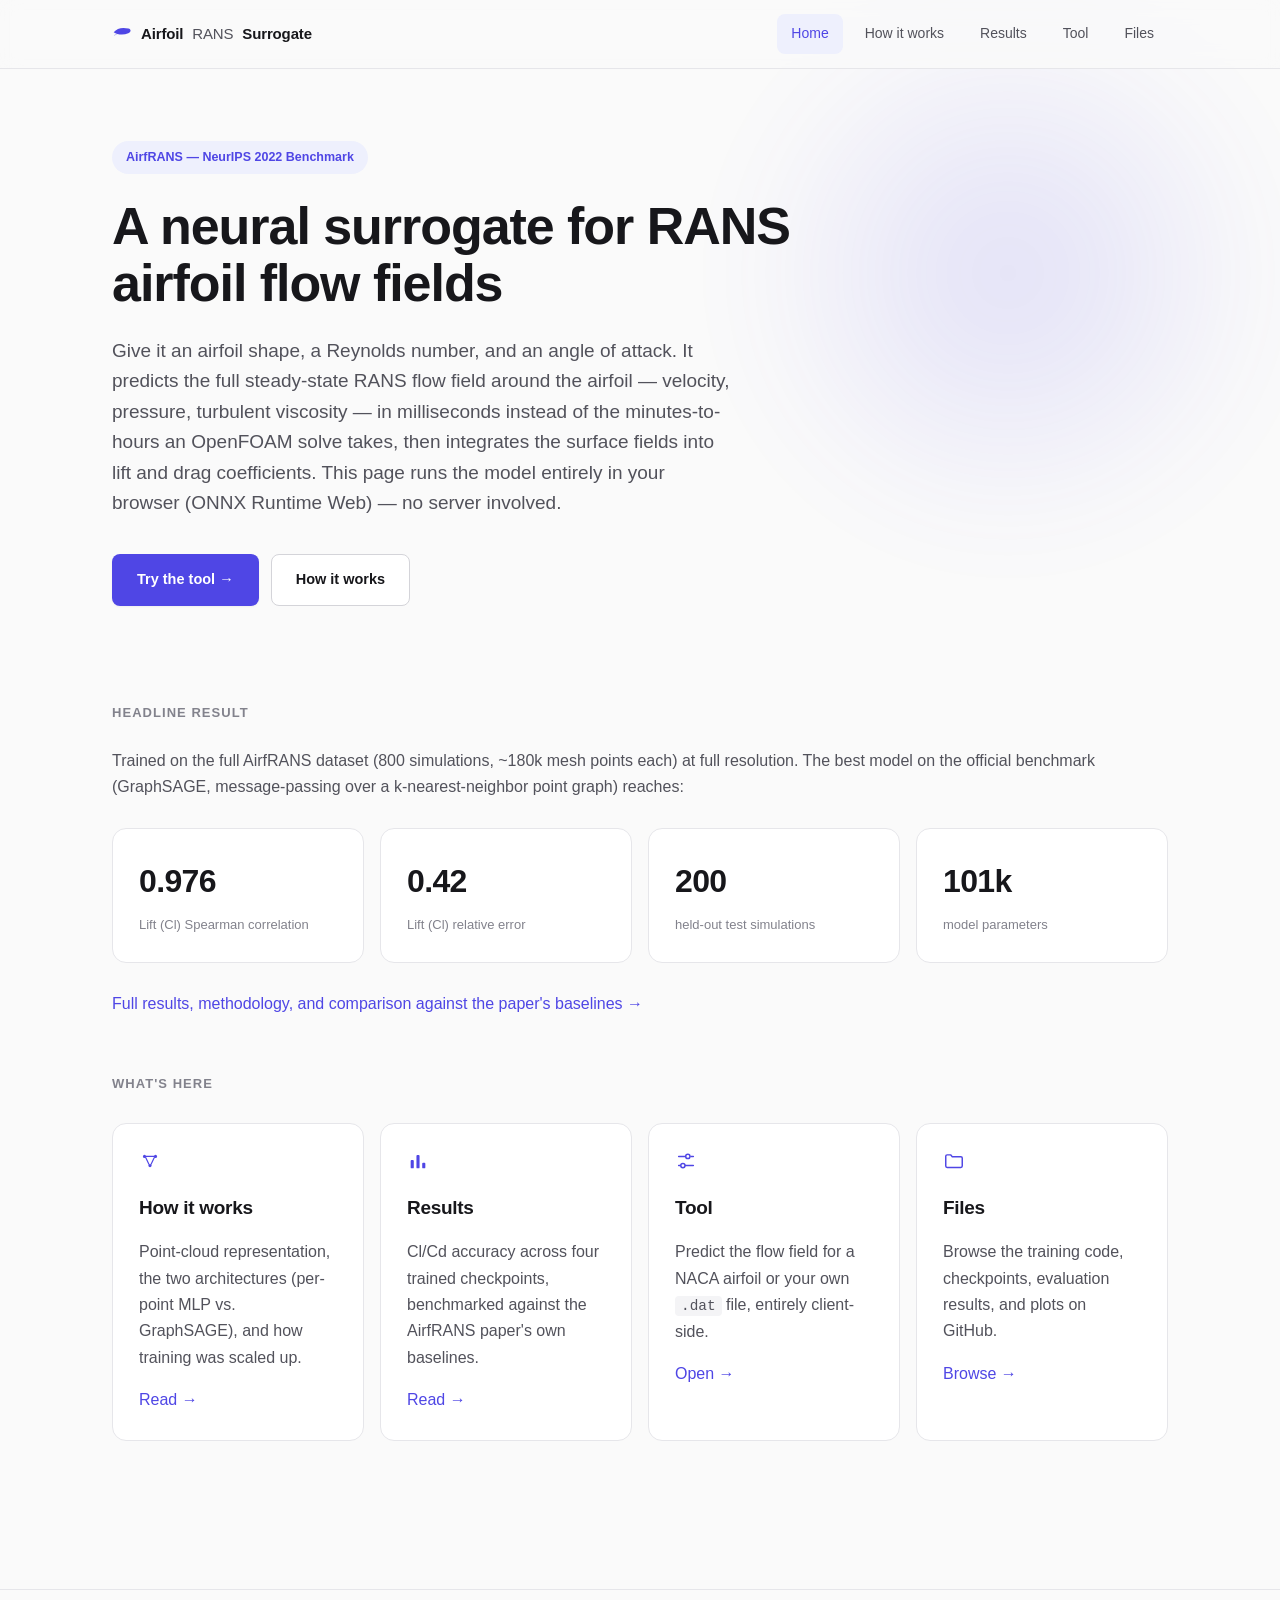
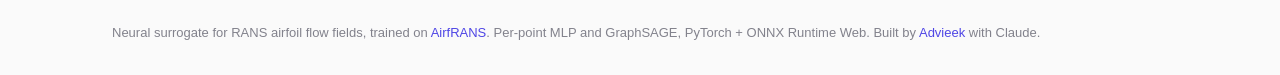
<file: docs/index.html>
<!doctype html>
<html lang="en">
  <head>
    <meta charset="utf-8" />
    <meta name="viewport" content="width=device-width, initial-scale=1" />
    <title>Airfoil RANS Surrogate</title>
    <link rel="icon" type="image/svg+xml" href="assets/favicon.svg" />
    <link rel="stylesheet" href="assets/css/style.css" />
  </head>
  <body>
    <nav class="site-nav">
      <div class="container">
        <a href="index.html" class="brand"><svg class="brand-mark" width="20" height="20" viewBox="0 0 24 24" fill="none" aria-hidden="true"><path d="M2 9.8C6 5 12.5 3.6 19.7 5.5c3.4.9 3.4 4.1-.2 5.6-5.6 2.3-12.9 1.9-17.5-1.3Z" fill="var(--accent)"/><path d="M3 13.5C7 11 12 8.4 21.5 8.6" stroke="var(--accent)" stroke-opacity="0.35" stroke-width="1.2" stroke-linecap="round"/></svg><span>Airfoil</span><span class="thin">RANS</span>Surrogate</a>
        <div class="links">
          <a href="index.html" class="active">Home</a>
          <a href="how-it-works.html">How it works</a>
          <a href="results.html">Results</a>
          <a href="tool.html">Tool</a>
          <a href="files.html">Files</a>
        </div>
      </div>
    </nav>
    <main>
      <div class="container">
        <div class="hero">
          <span class="eyebrow">AirfRANS — NeurIPS 2022 Benchmark</span>
          <h1>A neural surrogate for RANS airfoil flow fields</h1>
          <p class="lede">
            Give it an airfoil shape, a Reynolds number, and an angle of attack. It predicts the full steady-state
            RANS flow field around the airfoil — velocity, pressure, turbulent viscosity — in milliseconds instead
            of the minutes-to-hours an OpenFOAM solve takes, then integrates the surface fields into lift and drag
            coefficients. This page runs the model entirely in your browser (ONNX Runtime Web) — no server involved.
          </p>
          <div style="display: flex; gap: 12px">
            <a href="tool.html" class="btn btn-primary">Try the tool →</a>
            <a href="how-it-works.html" class="btn btn-secondary">How it works</a>
          </div>
        </div>

        <h2>Headline result</h2>
        <p>
          Trained on the full AirfRANS dataset (800 simulations, ~180k mesh points each) at full resolution. The
          best model on the official benchmark (GraphSAGE, message-passing over a k-nearest-neighbor point graph)
          reaches:
        </p>
        <div class="card-grid">
          <div class="card stat-tile">
            <div class="value">0.976</div>
            <div class="label">Lift (Cl) Spearman correlation</div>
          </div>
          <div class="card stat-tile">
            <div class="value">0.42</div>
            <div class="label">Lift (Cl) relative error</div>
          </div>
          <div class="card stat-tile">
            <div class="value">200</div>
            <div class="label">held-out test simulations</div>
          </div>
          <div class="card stat-tile">
            <div class="value">101k</div>
            <div class="label">model parameters</div>
          </div>
        </div>
        <p><a href="results.html">Full results, methodology, and comparison against the paper's baselines →</a></p>

        <h2>What's here</h2>
        <div class="card-grid">
          <div class="card">
            <svg class="card-icon" width="22" height="22" viewBox="0 0 24 24" fill="none" aria-hidden="true">
              <circle cx="6" cy="7" r="1.7" fill="currentColor" />
              <circle cx="18" cy="7" r="1.7" fill="currentColor" />
              <circle cx="12" cy="17" r="1.7" fill="currentColor" />
              <path d="M7.3 8.3 10.8 15.5M16.7 8.3 13.2 15.5M7.7 7 16.3 7" stroke="currentColor" stroke-width="1.3" stroke-linecap="round" />
            </svg>
            <h3 style="margin-top: 0">How it works</h3>
            <p>Point-cloud representation, the two architectures (per-point MLP vs. GraphSAGE), and how training was scaled up.</p>
            <a href="how-it-works.html">Read →</a>
          </div>
          <div class="card">
            <svg class="card-icon" width="22" height="22" viewBox="0 0 24 24" fill="none" aria-hidden="true">
              <rect x="4" y="11" width="3.4" height="9" rx="1" fill="currentColor" />
              <rect x="10.3" y="5.5" width="3.4" height="14.5" rx="1" fill="currentColor" />
              <rect x="16.6" y="14" width="3.4" height="6" rx="1" fill="currentColor" />
            </svg>
            <h3 style="margin-top: 0">Results</h3>
            <p>Cl/Cd accuracy across four trained checkpoints, benchmarked against the AirfRANS paper's own baselines.</p>
            <a href="results.html">Read →</a>
          </div>
          <div class="card">
            <svg class="card-icon" width="22" height="22" viewBox="0 0 24 24" fill="none" aria-hidden="true">
              <path d="M4 7h9M17.4 7H20M4 17h2.6M11 17H20" stroke="currentColor" stroke-width="1.6" stroke-linecap="round" />
              <circle cx="14" cy="7" r="2.3" fill="var(--surface)" stroke="currentColor" stroke-width="1.6" />
              <circle cx="8.6" cy="17" r="2.3" fill="var(--surface)" stroke="currentColor" stroke-width="1.6" />
            </svg>
            <h3 style="margin-top: 0">Tool</h3>
            <p>Predict the flow field for a NACA airfoil or your own <code>.dat</code> file, entirely client-side.</p>
            <a href="tool.html">Open →</a>
          </div>
          <div class="card">
            <svg class="card-icon" width="22" height="22" viewBox="0 0 24 24" fill="none" aria-hidden="true">
              <path d="M3 6.8A1.5 1.5 0 0 1 4.5 5.3h3.8l1.8 2H19.5A1.5 1.5 0 0 1 21 8.8v8.7A1.5 1.5 0 0 1 19.5 19h-15A1.5 1.5 0 0 1 3 17.5V6.8Z" stroke="currentColor" stroke-width="1.6" stroke-linejoin="round" />
            </svg>
            <h3 style="margin-top: 0">Files</h3>
            <p>Browse the training code, checkpoints, evaluation results, and plots on GitHub.</p>
            <a href="files.html">Browse →</a>
          </div>
        </div>
      </div>
    </main>
    <footer>
      <div class="container">
        Neural surrogate for RANS airfoil flow fields, trained on
        <a href="https://airfrans.readthedocs.io" target="_blank" rel="noopener">AirfRANS</a>. Per-point MLP and
        GraphSAGE, PyTorch + ONNX Runtime Web. Built by
        <a href="https://github.com/Advieek" target="_blank" rel="noopener">Advieek</a> with Claude.
      </div>
    </footer>
  </body>
</html>
</file>
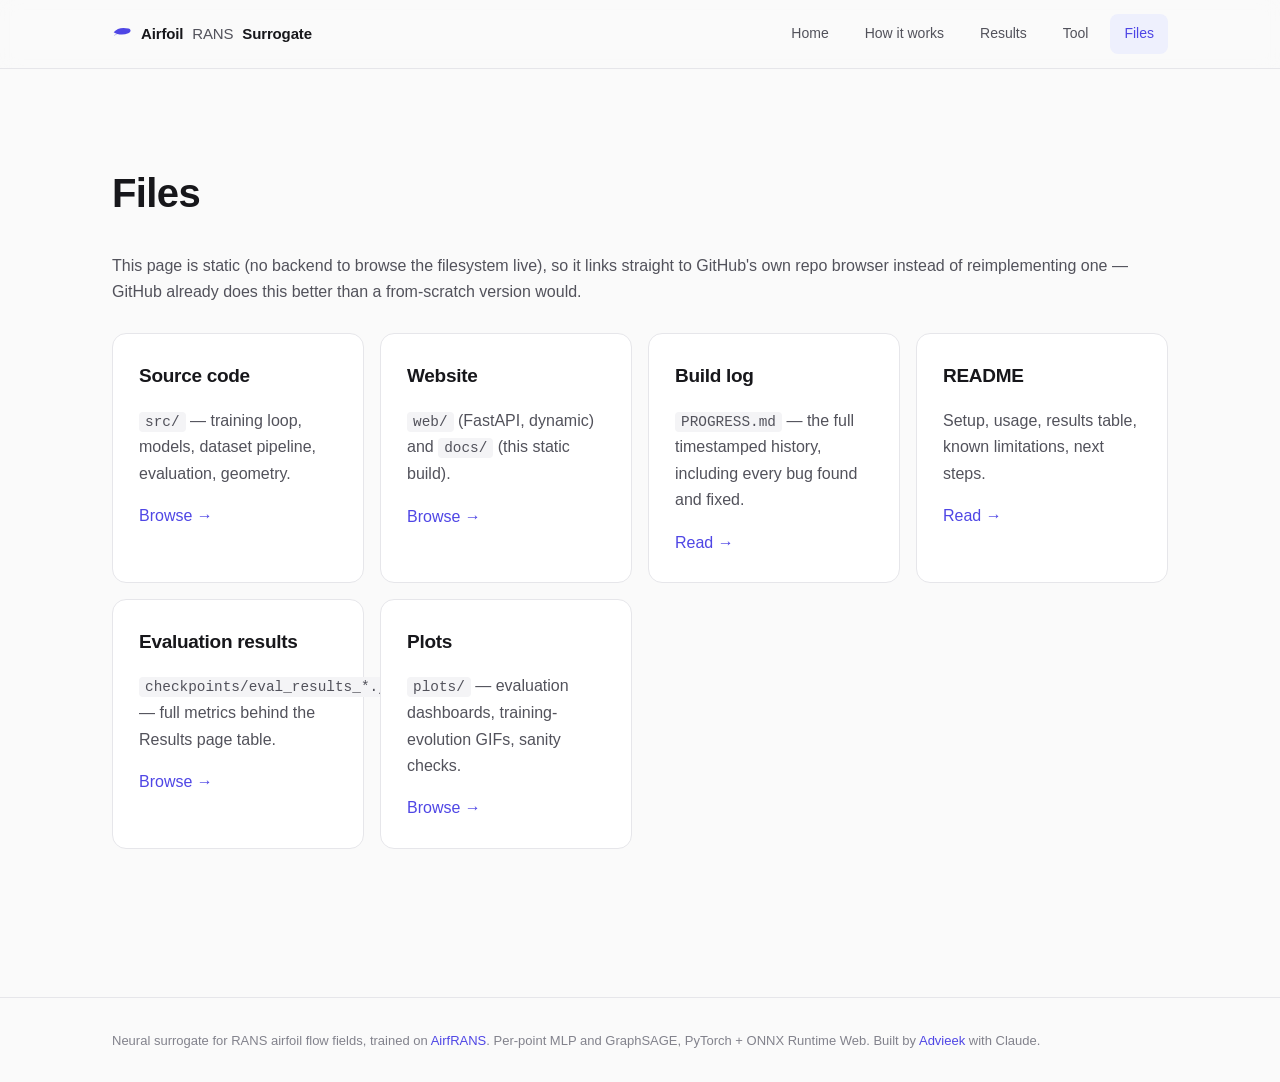
<file: docs/files.html>
<!doctype html>
<html lang="en">
  <head>
    <meta charset="utf-8" />
    <meta name="viewport" content="width=device-width, initial-scale=1" />
    <title>Files — Airfoil RANS Surrogate</title>
    <link rel="icon" type="image/svg+xml" href="assets/favicon.svg" />
    <link rel="stylesheet" href="assets/css/style.css" />
  </head>
  <body>
    <nav class="site-nav">
      <div class="container">
        <a href="index.html" class="brand"><svg class="brand-mark" width="20" height="20" viewBox="0 0 24 24" fill="none" aria-hidden="true"><path d="M2 9.8C6 5 12.5 3.6 19.7 5.5c3.4.9 3.4 4.1-.2 5.6-5.6 2.3-12.9 1.9-17.5-1.3Z" fill="var(--accent)"/><path d="M3 13.5C7 11 12 8.4 21.5 8.6" stroke="var(--accent)" stroke-opacity="0.35" stroke-width="1.2" stroke-linecap="round"/></svg><span>Airfoil</span><span class="thin">RANS</span>Surrogate</a>
        <div class="links">
          <a href="index.html">Home</a>
          <a href="how-it-works.html">How it works</a>
          <a href="results.html">Results</a>
          <a href="tool.html">Tool</a>
          <a href="files.html" class="active">Files</a>
        </div>
      </div>
    </nav>
    <main>
      <div class="container">
        <h1>Files</h1>
        <p class="lede">
          This page is static (no backend to browse the filesystem live), so it links straight to GitHub's own
          repo browser instead of reimplementing one — GitHub already does this better than a from-scratch version
          would.
        </p>
        <div class="card-grid" id="repo-links">
          <div class="card">
            <h3 style="margin-top: 0">Source code</h3>
            <p><code>src/</code> — training loop, models, dataset pipeline, evaluation, geometry.</p>
            <a id="link-src" href="#">Browse →</a>
          </div>
          <div class="card">
            <h3 style="margin-top: 0">Website</h3>
            <p><code>web/</code> (FastAPI, dynamic) and <code>docs/</code> (this static build).</p>
            <a id="link-web" href="#">Browse →</a>
          </div>
          <div class="card">
            <h3 style="margin-top: 0">Build log</h3>
            <p><code>PROGRESS.md</code> — the full timestamped history, including every bug found and fixed.</p>
            <a id="link-progress" href="#">Read →</a>
          </div>
          <div class="card">
            <h3 style="margin-top: 0">README</h3>
            <p>Setup, usage, results table, known limitations, next steps.</p>
            <a id="link-readme" href="#">Read →</a>
          </div>
          <div class="card">
            <h3 style="margin-top: 0">Evaluation results</h3>
            <p><code>checkpoints/eval_results_*.json</code> — full metrics behind the Results page table.</p>
            <a id="link-checkpoints" href="#">Browse →</a>
          </div>
          <div class="card">
            <h3 style="margin-top: 0">Plots</h3>
            <p><code>plots/</code> — evaluation dashboards, training-evolution GIFs, sanity checks.</p>
            <a id="link-plots" href="#">Browse →</a>
          </div>
        </div>
      </div>
    </main>
    <footer>
      <div class="container">
        Neural surrogate for RANS airfoil flow fields, trained on
        <a href="https://airfrans.readthedocs.io" target="_blank" rel="noopener">AirfRANS</a>. Per-point MLP and
        GraphSAGE, PyTorch + ONNX Runtime Web. Built by
        <a href="https://github.com/Advieek" target="_blank" rel="noopener">Advieek</a> with Claude.
      </div>
    </footer>
    <script>
      const REPO_URL = 'https://github.com/Advieek/Airfoil-RANS-Predictive-Model';
      document.getElementById('link-src').href = REPO_URL + '/tree/main/src';
      document.getElementById('link-web').href = REPO_URL + '/tree/main';
      document.getElementById('link-progress').href = REPO_URL + '/blob/main/PROGRESS.md';
      document.getElementById('link-readme').href = REPO_URL + '#readme';
      document.getElementById('link-checkpoints').href = REPO_URL + '/tree/main/checkpoints';
      document.getElementById('link-plots').href = REPO_URL + '/tree/main/plots';
    </script>
  </body>
</html>
</file>
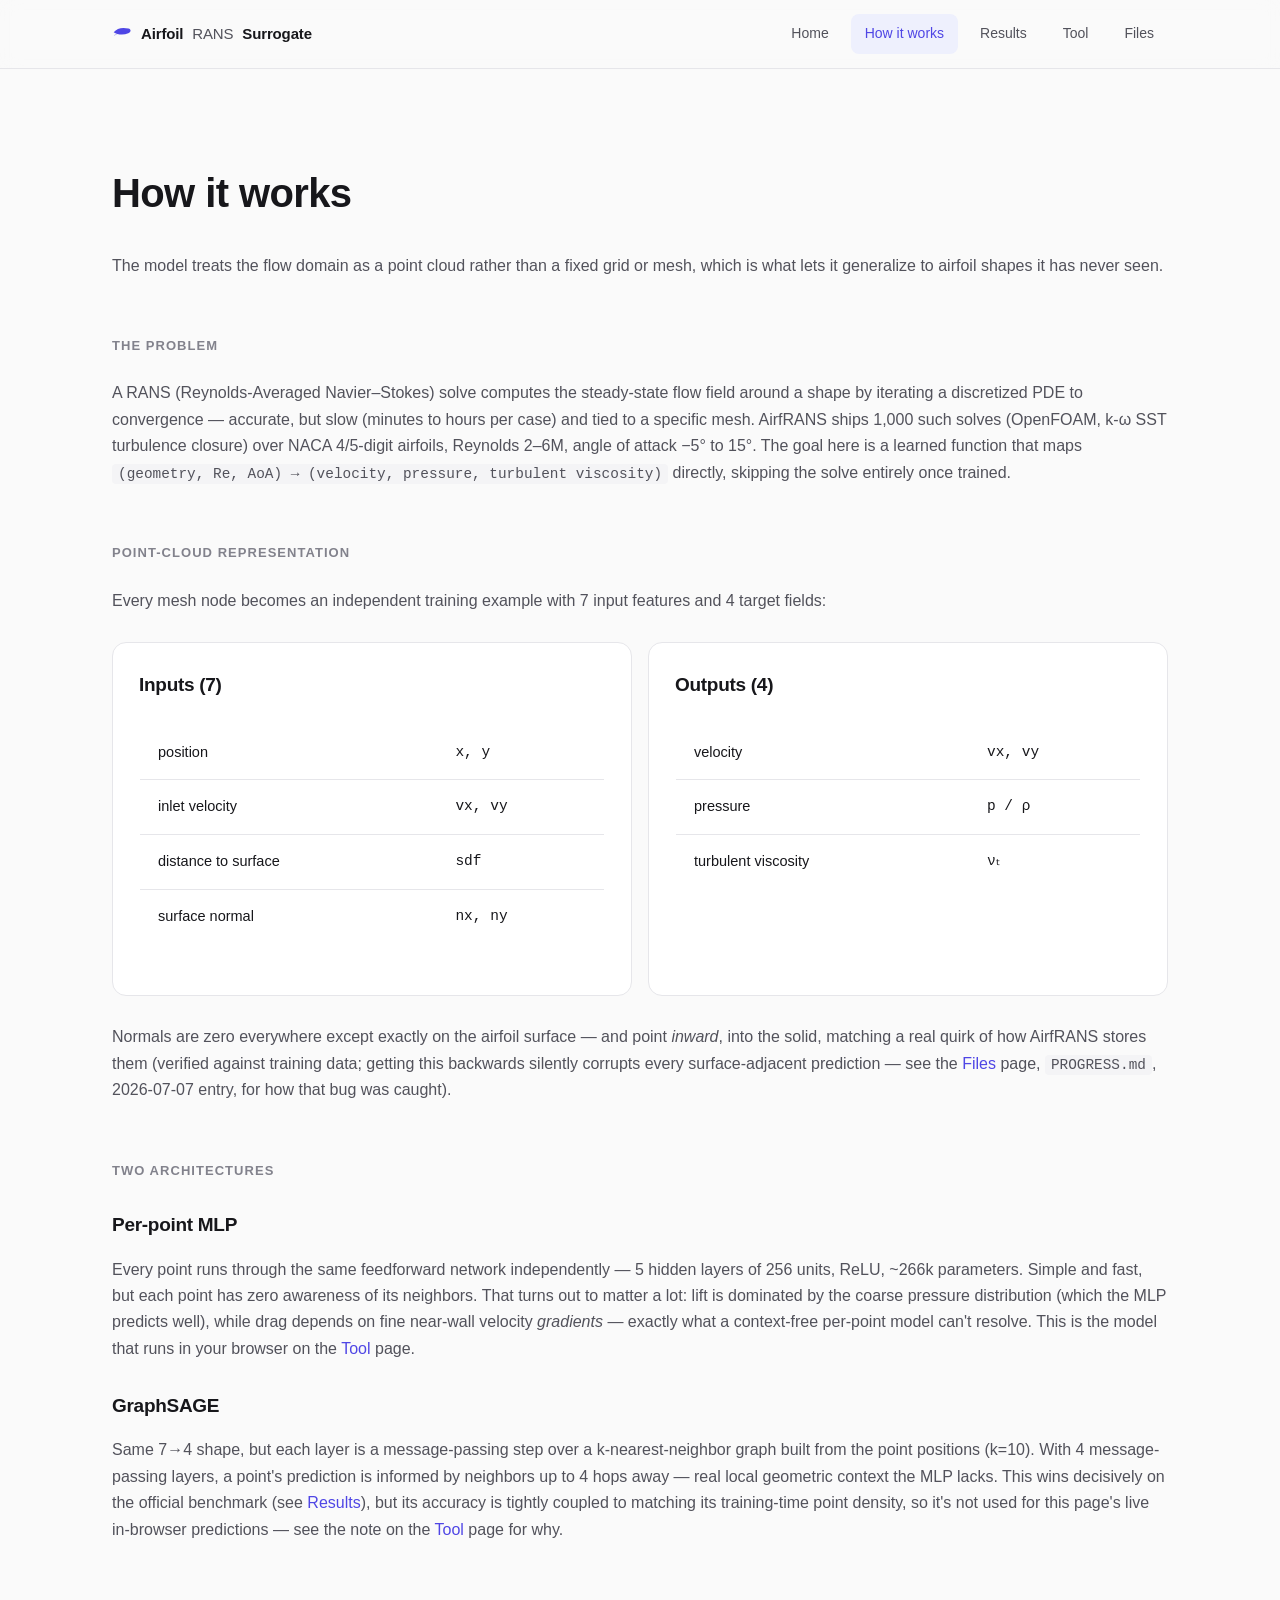
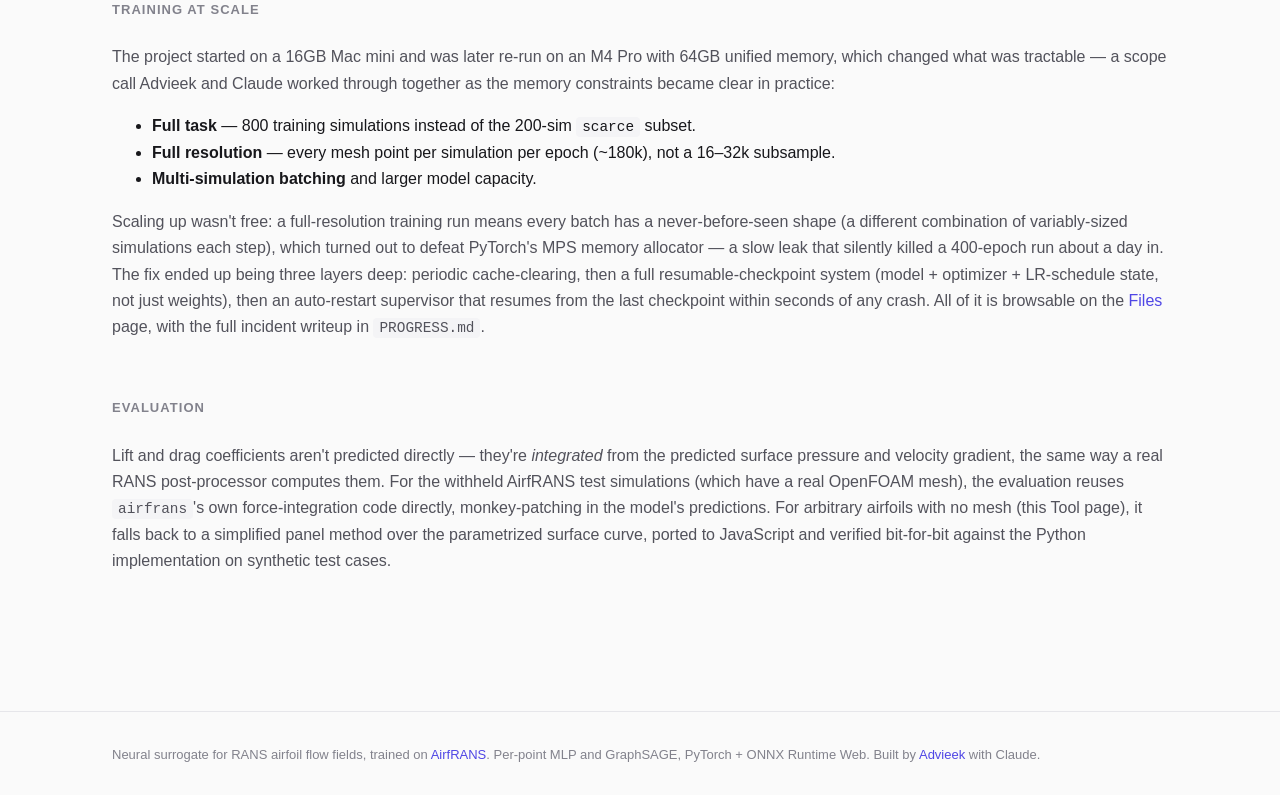
<file: docs/how-it-works.html>
<!doctype html>
<html lang="en">
  <head>
    <meta charset="utf-8" />
    <meta name="viewport" content="width=device-width, initial-scale=1" />
    <title>How it works — Airfoil RANS Surrogate</title>
    <link rel="icon" type="image/svg+xml" href="assets/favicon.svg" />
    <link rel="stylesheet" href="assets/css/style.css" />
  </head>
  <body>
    <nav class="site-nav">
      <div class="container">
        <a href="index.html" class="brand"><svg class="brand-mark" width="20" height="20" viewBox="0 0 24 24" fill="none" aria-hidden="true"><path d="M2 9.8C6 5 12.5 3.6 19.7 5.5c3.4.9 3.4 4.1-.2 5.6-5.6 2.3-12.9 1.9-17.5-1.3Z" fill="var(--accent)"/><path d="M3 13.5C7 11 12 8.4 21.5 8.6" stroke="var(--accent)" stroke-opacity="0.35" stroke-width="1.2" stroke-linecap="round"/></svg><span>Airfoil</span><span class="thin">RANS</span>Surrogate</a>
        <div class="links">
          <a href="index.html">Home</a>
          <a href="how-it-works.html" class="active">How it works</a>
          <a href="results.html">Results</a>
          <a href="tool.html">Tool</a>
          <a href="files.html">Files</a>
        </div>
      </div>
    </nav>
    <main>
      <div class="container">
        <h1>How it works</h1>
        <p class="lede">
          The model treats the flow domain as a point cloud rather than a fixed grid or mesh, which is what lets it
          generalize to airfoil shapes it has never seen.
        </p>

        <h2>The problem</h2>
        <p>
          A RANS (Reynolds-Averaged Navier–Stokes) solve computes the steady-state flow field around a shape by
          iterating a discretized PDE to convergence — accurate, but slow (minutes to hours per case) and tied to a
          specific mesh. AirfRANS ships 1,000 such solves (OpenFOAM, k-ω SST turbulence closure) over NACA 4/5-digit
          airfoils, Reynolds 2–6M, angle of attack −5° to 15°. The goal here is a learned function that maps
          <code>(geometry, Re, AoA) → (velocity, pressure, turbulent viscosity)</code> directly, skipping the solve
          entirely once trained.
        </p>

        <h2>Point-cloud representation</h2>
        <p>Every mesh node becomes an independent training example with 7 input features and 4 target fields:</p>
        <div class="card-grid">
          <div class="card">
            <h3 style="margin-top: 0">Inputs (7)</h3>
            <table>
              <tr><td>position</td><td class="mono">x, y</td></tr>
              <tr><td>inlet velocity</td><td class="mono">vx, vy</td></tr>
              <tr><td>distance to surface</td><td class="mono">sdf</td></tr>
              <tr><td>surface normal</td><td class="mono">nx, ny</td></tr>
            </table>
          </div>
          <div class="card">
            <h3 style="margin-top: 0">Outputs (4)</h3>
            <table>
              <tr><td>velocity</td><td class="mono">vx, vy</td></tr>
              <tr><td>pressure</td><td class="mono">p / ρ</td></tr>
              <tr><td>turbulent viscosity</td><td class="mono">νₜ</td></tr>
            </table>
          </div>
        </div>
        <p>
          Normals are zero everywhere except exactly on the airfoil surface — and point <em>inward</em>, into the
          solid, matching a real quirk of how AirfRANS stores them (verified against training data; getting this
          backwards silently corrupts every surface-adjacent prediction — see the <a href="files.html">Files</a>
          page, <code>PROGRESS.md</code>, 2026-07-07 entry, for how that bug was caught).
        </p>

        <h2>Two architectures</h2>
        <h3>Per-point MLP</h3>
        <p>
          Every point runs through the same feedforward network independently — 5 hidden layers of 256 units, ReLU,
          ~266k parameters. Simple and fast, but each point has zero awareness of its neighbors. That turns out to
          matter a lot: lift is dominated by the coarse pressure distribution (which the MLP predicts well), while
          drag depends on fine near-wall velocity <em>gradients</em> — exactly what a context-free per-point model
          can't resolve. This is the model that runs in your browser on the <a href="tool.html">Tool</a> page.
        </p>
        <h3>GraphSAGE</h3>
        <p>
          Same 7→4 shape, but each layer is a message-passing step over a k-nearest-neighbor graph built from the
          point positions (k=10). With 4 message-passing layers, a point's prediction is informed by neighbors up
          to 4 hops away — real local geometric context the MLP lacks. This wins decisively on the official
          benchmark (see <a href="results.html">Results</a>), but its accuracy is tightly coupled to matching its
          training-time point density, so it's not used for this page's live in-browser predictions — see the note
          on the <a href="tool.html">Tool</a> page for why.
        </p>

        <h2>Training at scale</h2>
        <p>
          The project started on a 16GB Mac mini and was later re-run on an M4 Pro with 64GB unified memory, which
          changed what was tractable — a scope call Advieek and Claude worked through together as the memory
          constraints became clear in practice:
        </p>
        <ul>
          <li><strong>Full task</strong> — 800 training simulations instead of the 200-sim <code>scarce</code> subset.</li>
          <li><strong>Full resolution</strong> — every mesh point per simulation per epoch (~180k), not a 16–32k subsample.</li>
          <li><strong>Multi-simulation batching</strong> and larger model capacity.</li>
        </ul>
        <p>
          Scaling up wasn't free: a full-resolution training run means every batch has a never-before-seen shape (a
          different combination of variably-sized simulations each step), which turned out to defeat PyTorch's MPS
          memory allocator — a slow leak that silently killed a 400-epoch run about a day in. The fix ended up
          being three layers deep: periodic cache-clearing, then a full resumable-checkpoint system (model +
          optimizer + LR-schedule state, not just weights), then an auto-restart supervisor that resumes from the
          last checkpoint within seconds of any crash. All of it is browsable on the <a href="files.html">Files</a>
          page, with the full incident writeup in <code>PROGRESS.md</code>.
        </p>

        <h2>Evaluation</h2>
        <p>
          Lift and drag coefficients aren't predicted directly — they're <em>integrated</em> from the predicted
          surface pressure and velocity gradient, the same way a real RANS post-processor computes them. For the
          withheld AirfRANS test simulations (which have a real OpenFOAM mesh), the evaluation reuses
          <code>airfrans</code>'s own force-integration code directly, monkey-patching in the model's predictions.
          For arbitrary airfoils with no mesh (this Tool page), it falls back to a simplified panel method over the
          parametrized surface curve, ported to JavaScript and verified bit-for-bit against the Python
          implementation on synthetic test cases.
        </p>
      </div>
    </main>
    <footer>
      <div class="container">
        Neural surrogate for RANS airfoil flow fields, trained on
        <a href="https://airfrans.readthedocs.io" target="_blank" rel="noopener">AirfRANS</a>. Per-point MLP and
        GraphSAGE, PyTorch + ONNX Runtime Web. Built by
        <a href="https://github.com/Advieek" target="_blank" rel="noopener">Advieek</a> with Claude.
      </div>
    </footer>
  </body>
</html>
</file>
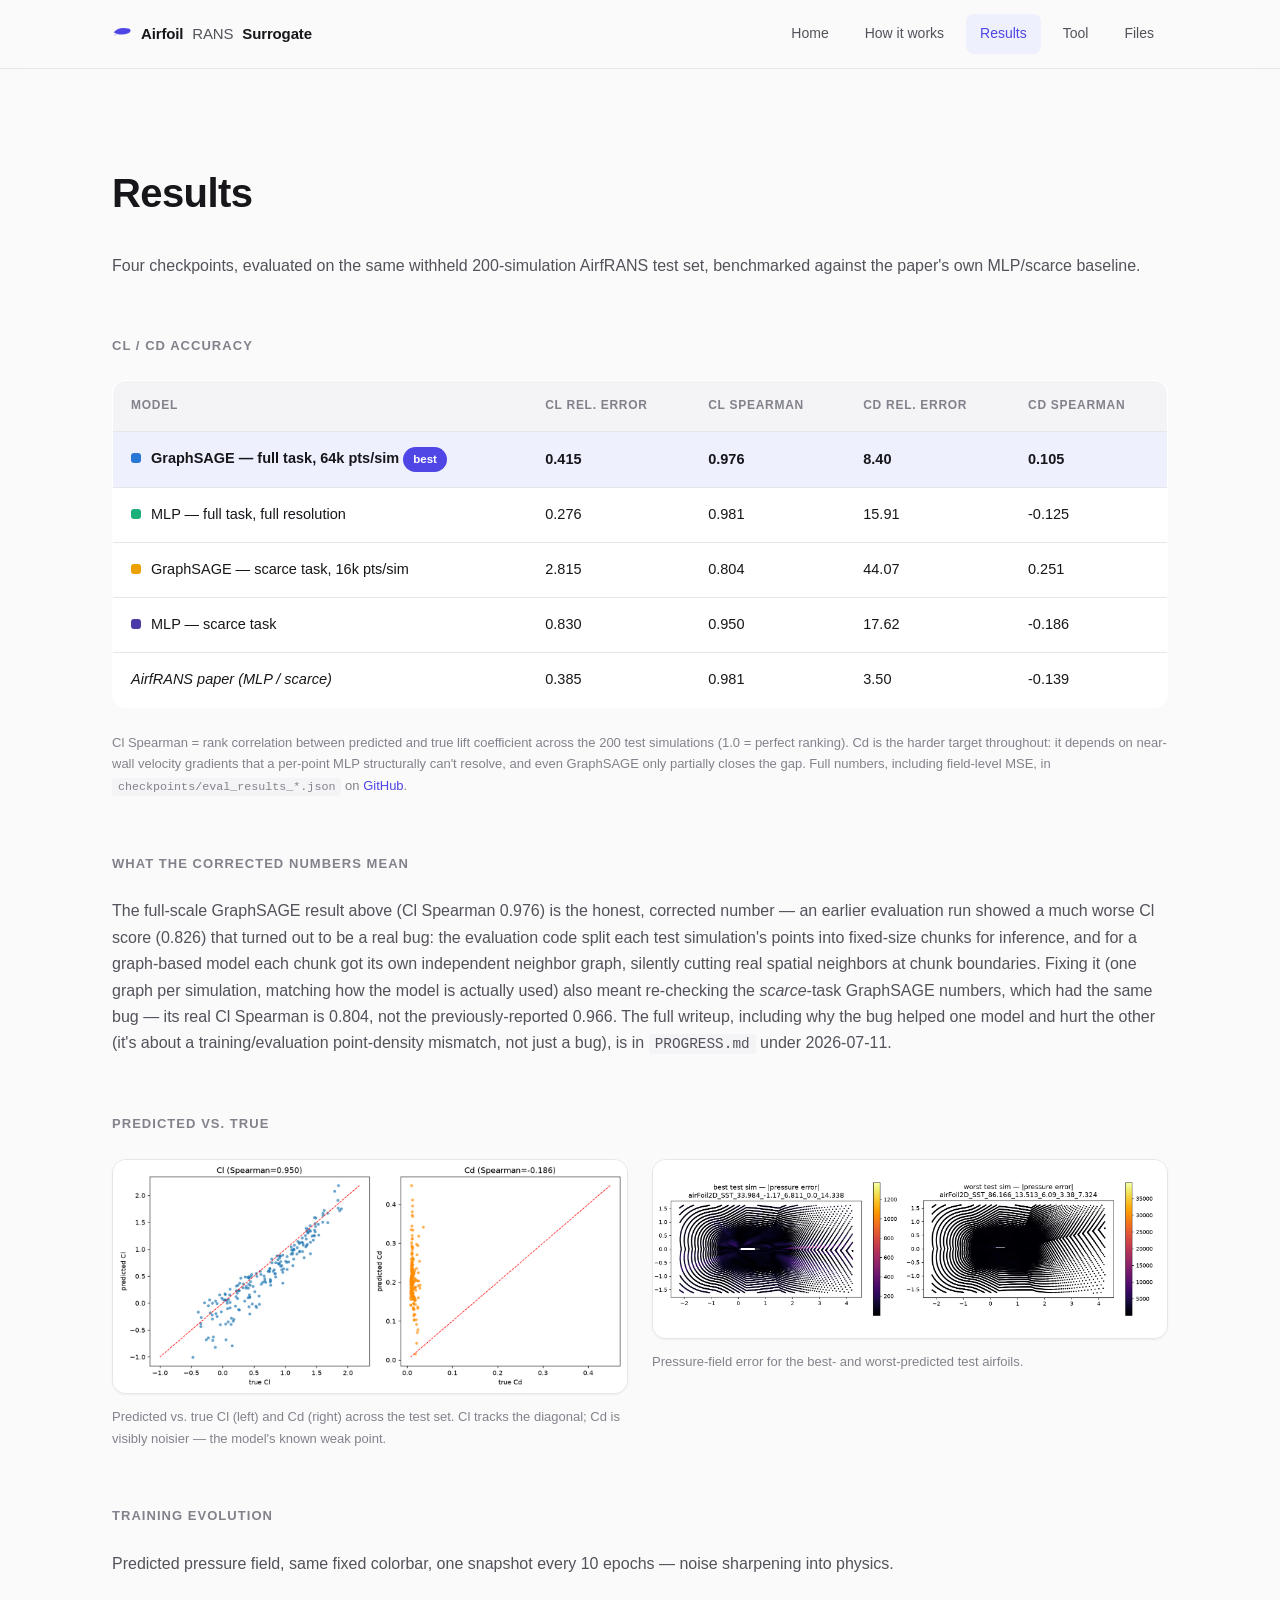
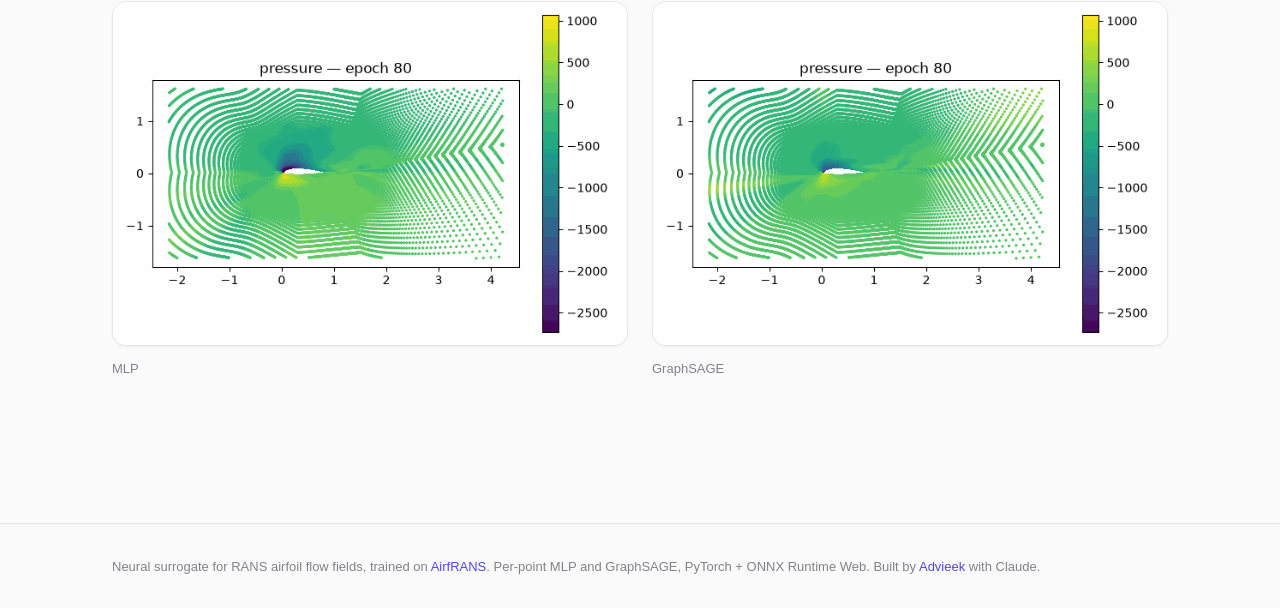
<file: docs/results.html>
<!doctype html>
<html lang="en">
  <head>
    <meta charset="utf-8" />
    <meta name="viewport" content="width=device-width, initial-scale=1" />
    <title>Results — Airfoil RANS Surrogate</title>
    <link rel="icon" type="image/svg+xml" href="assets/favicon.svg" />
    <link rel="stylesheet" href="assets/css/style.css" />
  </head>
  <body>
    <nav class="site-nav">
      <div class="container">
        <a href="index.html" class="brand"><svg class="brand-mark" width="20" height="20" viewBox="0 0 24 24" fill="none" aria-hidden="true"><path d="M2 9.8C6 5 12.5 3.6 19.7 5.5c3.4.9 3.4 4.1-.2 5.6-5.6 2.3-12.9 1.9-17.5-1.3Z" fill="var(--accent)"/><path d="M3 13.5C7 11 12 8.4 21.5 8.6" stroke="var(--accent)" stroke-opacity="0.35" stroke-width="1.2" stroke-linecap="round"/></svg><span>Airfoil</span><span class="thin">RANS</span>Surrogate</a>
        <div class="links">
          <a href="index.html">Home</a>
          <a href="how-it-works.html">How it works</a>
          <a href="results.html" class="active">Results</a>
          <a href="tool.html">Tool</a>
          <a href="files.html">Files</a>
        </div>
      </div>
    </nav>
    <main>
      <div class="container">
        <h1>Results</h1>
        <p class="lede">
          Four checkpoints, evaluated on the same withheld 200-simulation AirfRANS test set, benchmarked against
          the paper's own MLP/scarce baseline.
        </p>

        <h2>Cl / Cd accuracy</h2>
        <table>
          <thead>
            <tr>
              <th>Model</th>
              <th>Cl rel. error</th>
              <th>Cl Spearman</th>
              <th>Cd rel. error</th>
              <th>Cd Spearman</th>
            </tr>
          </thead>
          <tbody>
            <tr class="highlight">
              <td><span class="swatch" style="background: var(--cat-1)"></span><strong>GraphSAGE — full task, 64k pts/sim</strong> <span class="badge badge-accent">best</span></td>
              <td><strong>0.415</strong></td>
              <td><strong>0.976</strong></td>
              <td><strong>8.40</strong></td>
              <td><strong>0.105</strong></td>
            </tr>
            <tr>
              <td><span class="swatch" style="background: var(--cat-2)"></span>MLP — full task, full resolution</td>
              <td>0.276</td>
              <td>0.981</td>
              <td>15.91</td>
              <td>-0.125</td>
            </tr>
            <tr>
              <td><span class="swatch" style="background: var(--cat-3)"></span>GraphSAGE — scarce task, 16k pts/sim</td>
              <td>2.815</td>
              <td>0.804</td>
              <td>44.07</td>
              <td>0.251</td>
            </tr>
            <tr>
              <td><span class="swatch" style="background: var(--cat-4)"></span>MLP — scarce task</td>
              <td>0.830</td>
              <td>0.950</td>
              <td>17.62</td>
              <td>-0.186</td>
            </tr>
            <tr>
              <td><em>AirfRANS paper (MLP / scarce)</em></td>
              <td>0.385</td>
              <td>0.981</td>
              <td>3.50</td>
              <td>-0.139</td>
            </tr>
          </tbody>
        </table>
        <p style="font-size: 13px; color: var(--ink-muted)">
          Cl Spearman = rank correlation between predicted and true lift coefficient across the 200 test
          simulations (1.0 = perfect ranking). Cd is the harder target throughout: it depends on near-wall velocity
          gradients that a per-point MLP structurally can't resolve, and even GraphSAGE only partially closes the
          gap. Full numbers, including field-level MSE, in <code>checkpoints/eval_results_*.json</code> on
          <a href="files.html">GitHub</a>.
        </p>

        <h2>What the corrected numbers mean</h2>
        <p>
          The full-scale GraphSAGE result above (Cl Spearman 0.976) is the honest, corrected number — an earlier
          evaluation run showed a much worse Cl score (0.826) that turned out to be a real bug: the evaluation code
          split each test simulation's points into fixed-size chunks for inference, and for a graph-based model
          each chunk got its own independent neighbor graph, silently cutting real spatial neighbors at chunk
          boundaries. Fixing it (one graph per simulation, matching how the model is actually used) also meant
          re-checking the <em>scarce</em>-task GraphSAGE numbers, which had the same bug — its real Cl Spearman is
          0.804, not the previously-reported 0.966. The full writeup, including why the bug helped one model and
          hurt the other (it's about a training/evaluation point-density mismatch, not just a bug), is in
          <code>PROGRESS.md</code> under 2026-07-11.
        </p>

        <h2>Predicted vs. true</h2>
        <div class="media-grid">
          <figure>
            <div class="frame"><img src="assets/plots/gate5_cl_cd_scatter.png" alt="Predicted vs true Cl and Cd scatter plots" /></div>
            <figcaption>Predicted vs. true Cl (left) and Cd (right) across the test set. Cl tracks the diagonal; Cd is
            visibly noisier — the model's known weak point.</figcaption>
          </figure>
          <figure>
            <div class="frame"><img src="assets/plots/gate5_error_contours.png" alt="Error contour plots for best and worst test airfoils" /></div>
            <figcaption>Pressure-field error for the best- and worst-predicted test airfoils.</figcaption>
          </figure>
        </div>

        <h2>Training evolution</h2>
        <p>Predicted pressure field, same fixed colorbar, one snapshot every 10 epochs — noise sharpening into physics.</p>
        <div class="media-grid">
          <figure>
            <div class="frame"><img src="assets/plots/training_evolution.gif" alt="MLP training evolution" /></div>
            <figcaption>MLP</figcaption>
          </figure>
          <figure>
            <div class="frame"><img src="assets/plots/training_evolution_graphsage.gif" alt="GraphSAGE training evolution" /></div>
            <figcaption>GraphSAGE</figcaption>
          </figure>
        </div>
      </div>
    </main>
    <footer>
      <div class="container">
        Neural surrogate for RANS airfoil flow fields, trained on
        <a href="https://airfrans.readthedocs.io" target="_blank" rel="noopener">AirfRANS</a>. Per-point MLP and
        GraphSAGE, PyTorch + ONNX Runtime Web. Built by
        <a href="https://github.com/Advieek" target="_blank" rel="noopener">Advieek</a> with Claude.
      </div>
    </footer>
  </body>
</html>
</file>
<file: docs/assets/css/style.css>
/* Airfoil RANS Surrogate -- modern, fluid theme.
   Fixes the previous monochrome pass's real readability problem: thin
   font-weights against a pure #000/#fff extreme cause halation and are hard
   to read. Near-black/near-white surfaces, proper body-copy weight (420+),
   a single restrained indigo accent, soft rounded corners, gentle elevation
   via shadow (light) / surface-step (dark) instead of shadow, smooth
   transitions. Categorical/sequential data encodings use the dataviz
   skill's validated palette (references/palette.md) again -- monochrome-only
   charts read as an afterthought once the rest of the site has color back. */

:root {
  --bg: #fafafa;
  --surface: #ffffff;
  --surface-sunken: #f4f4f6;
  --ink: #17171b;
  --ink-secondary: #52525b;
  --ink-muted: #82828c;
  --border: #e6e6ea;
  --border-strong: #d4d4d9;

  --accent: #4f46e5;
  --accent-hover: #4338ca;
  --accent-wash: #eef0fd;
  --accent-ink: #ffffff;

  --shadow-sm: 0 1px 2px rgba(20, 20, 30, 0.05);
  --shadow-md: 0 2px 8px rgba(20, 20, 30, 0.06), 0 8px 24px rgba(20, 20, 30, 0.05);

  /* categorical -- dataviz skill default palette, slots 1-4 */
  --cat-1: #2a78d6;
  --cat-2: #1baf7a;
  --cat-3: #eda100;
  --cat-4: #4a3aa7;

  /* sequential ramp for field magnitude, light -> dark = low -> high */
  --seq-0: #e8f0fd;
  --seq-1: #9ec5f4;
  --seq-2: #6da7ec;
  --seq-3: #3987e5;
  --seq-4: #256abf;
  --seq-5: #184f95;
  --seq-6: #0d366b;

  --status-warning: #b45309;
  --status-warning-wash: #fef3e2;

  --font: -apple-system, "SF Pro Text", "Inter", "Helvetica Neue", Arial, sans-serif;
  --font-mono: ui-monospace, "SF Mono", "JetBrains Mono", Menlo, monospace;
  --radius-sm: 8px;
  --radius-md: 14px;
  --radius-lg: 20px;
  --transition: 160ms cubic-bezier(0.4, 0, 0.2, 1);
}

@media (prefers-color-scheme: dark) {
  :root {
    --bg: #0b0b0e;
    --surface: #16161a;
    --surface-sunken: #1d1d22;
    --ink: #f2f2f4;
    --ink-secondary: #b4b4bc;
    --ink-muted: #7c7c86;
    --border: #26262c;
    --border-strong: #34343c;

    --accent: #818cf8;
    --accent-hover: #a5b4fc;
    --accent-wash: #1c1b3a;
    --accent-ink: #0b0b0e;

    --shadow-sm: none;
    --shadow-md: none;

    --cat-1: #3987e5;
    --cat-2: #199e70;
    --cat-3: #c98500;
    --cat-4: #9085e9;

    --seq-0: #10192b;
    --seq-1: #1c3a63;
    --seq-2: #275790;
    --seq-3: #3987e5;
    --seq-4: #5598e7;
    --seq-5: #86b6ef;
    --seq-6: #cde2fb;

    --status-warning: #f5b866;
    --status-warning-wash: #2a2013;
  }
}

* {
  box-sizing: border-box;
}
html,
body {
  margin: 0;
  padding: 0;
}
body {
  background: var(--bg);
  color: var(--ink);
  font-family: var(--font);
  font-weight: 420;
  font-size: 16px;
  line-height: 1.65;
  -webkit-font-smoothing: antialiased;
  text-rendering: optimizeLegibility;
  overflow-x: hidden;
}

a {
  color: var(--accent);
  text-decoration: none;
  transition: color var(--transition);
}
a:hover {
  color: var(--accent-hover);
}

::selection {
  background: var(--accent);
  color: var(--accent-ink);
}

* {
  scrollbar-width: thin;
  scrollbar-color: var(--border-strong) transparent;
}
::-webkit-scrollbar {
  width: 10px;
  height: 10px;
}
::-webkit-scrollbar-track {
  background: transparent;
}
::-webkit-scrollbar-thumb {
  background-color: var(--border-strong);
  border-radius: 999px;
  border: 2px solid var(--bg);
  background-clip: padding-box;
}
::-webkit-scrollbar-thumb:hover {
  background-color: var(--ink-muted);
}

code,
pre,
.mono {
  font-family: var(--font-mono);
}
code {
  background: var(--surface-sunken);
  border-radius: 4px;
  padding: 2px 6px;
  font-size: 0.9em;
}

.container {
  max-width: 1120px;
  margin: 0 auto;
  padding: 0 32px;
}

/* ---------- nav ---------- */

.site-nav {
  border-bottom: 1px solid var(--border);
  background: color-mix(in srgb, var(--bg) 85%, transparent);
  backdrop-filter: blur(10px);
  position: sticky;
  top: 0;
  z-index: 10;
}
.site-nav .container {
  display: flex;
  align-items: center;
  justify-content: space-between;
  height: 68px;
}
.site-nav .brand {
  display: inline-flex;
  align-items: center;
  gap: 9px;
  font-weight: 700;
  font-size: 15px;
  letter-spacing: -0.01em;
  color: var(--ink);
}
.site-nav .brand:hover {
  color: var(--ink);
}
.site-nav .brand .thin {
  font-weight: 400;
  color: var(--ink-secondary);
}
.brand-mark {
  flex-shrink: 0;
  transition: transform var(--transition);
}
.site-nav .brand:hover .brand-mark {
  transform: translateX(2px) rotate(-4deg);
}
.site-nav .links {
  display: flex;
  gap: 8px;
}
.site-nav .links a {
  color: var(--ink-secondary);
  font-size: 14px;
  font-weight: 500;
  padding: 8px 14px;
  border-radius: var(--radius-sm);
}
.site-nav .links a:hover {
  color: var(--ink);
  background: var(--surface-sunken);
}
.site-nav .links a.active {
  color: var(--accent);
  background: var(--accent-wash);
}

/* ---------- layout ---------- */

main {
  padding: 64px 0 120px;
  min-height: calc(100vh - 68px - 90px);
}

.eyebrow {
  display: inline-flex;
  align-items: center;
  gap: 6px;
  font-size: 12.5px;
  font-weight: 600;
  color: var(--accent);
  background: var(--accent-wash);
  border-radius: 999px;
  padding: 6px 14px;
  margin-bottom: 24px;
}

.hero {
  position: relative;
  padding: 8px 0 40px;
  isolation: isolate;
}
.hero::before {
  content: "";
  position: absolute;
  top: -140px;
  right: -120px;
  width: 560px;
  height: 560px;
  background: radial-gradient(circle, var(--accent) 0%, transparent 70%);
  opacity: 0.14;
  filter: blur(50px);
  z-index: -1;
  pointer-events: none;
}
@media (prefers-color-scheme: dark) {
  .hero::before {
    opacity: 0.2;
  }
}
.hero h1 {
  font-size: clamp(36px, 5vw, 52px);
  font-weight: 650;
  line-height: 1.1;
  letter-spacing: -0.02em;
  margin: 0 0 24px;
  max-width: 780px;
}
.hero p.lede {
  font-size: 19px;
  font-weight: 420;
  color: var(--ink-secondary);
  max-width: 620px;
  margin: 0 0 36px;
  line-height: 1.6;
}

h1,
h2,
h3,
h4 {
  font-weight: 650;
  letter-spacing: -0.015em;
  color: var(--ink);
}
h1 {
  font-size: clamp(30px, 4vw, 40px);
}
h2 {
  font-size: 13px;
  font-weight: 700;
  letter-spacing: 0.08em;
  text-transform: uppercase;
  color: var(--ink-muted);
  margin: 56px 0 24px;
}
h3 {
  font-size: 19px;
  font-weight: 650;
  margin: 28px 0 10px;
}
p {
  color: var(--ink-secondary);
  font-weight: 420;
}

/* ---------- buttons ---------- */

.btn {
  display: inline-flex;
  align-items: center;
  gap: 8px;
  padding: 13px 24px;
  font-size: 14.5px;
  font-weight: 600;
  border-radius: var(--radius-sm);
  cursor: pointer;
  transition: transform var(--transition), box-shadow var(--transition), background var(--transition), color var(--transition), border-color var(--transition);
  border: 1px solid transparent;
}
.btn:active {
  transform: scale(0.98);
}
.btn-primary {
  background: var(--accent);
  color: var(--accent-ink);
  box-shadow: var(--shadow-sm);
}
.btn-primary:hover {
  background: var(--accent-hover);
  box-shadow: var(--shadow-md);
}
.btn-secondary {
  background: var(--surface);
  color: var(--ink);
  border-color: var(--border-strong);
}
.btn-secondary:hover {
  border-color: var(--ink-muted);
  background: var(--surface-sunken);
}
a.btn:hover {
  color: inherit;
}

/* ---------- cards ---------- */

.card {
  background: var(--surface);
  border: 1px solid var(--border);
  border-radius: var(--radius-md);
  padding: 26px;
  transition: box-shadow var(--transition), border-color var(--transition), transform var(--transition);
}

.card-grid {
  display: grid;
  grid-template-columns: repeat(auto-fit, minmax(220px, 1fr));
  gap: 16px;
  margin: 28px 0;
}
.card-grid .card:hover {
  box-shadow: var(--shadow-md);
  border-color: var(--border-strong);
  transform: translateY(-3px);
}

.card-icon {
  display: inline-flex;
  color: var(--accent);
  margin-bottom: 12px;
}

.stat-tile .value {
  font-size: 32px;
  font-weight: 700;
  font-variant-numeric: tabular-nums;
  letter-spacing: -0.02em;
  color: var(--ink);
}
.stat-tile .label {
  font-size: 13px;
  font-weight: 500;
  color: var(--ink-muted);
  margin-top: 6px;
}

/* ---------- tables ---------- */

table {
  width: 100%;
  border-collapse: collapse;
  font-size: 14.5px;
  margin: 24px 0;
  background: var(--surface);
  border: 1px solid var(--border);
  border-radius: var(--radius-md);
  overflow: hidden;
}
th,
td {
  text-align: left;
  padding: 15px 18px;
  border-bottom: 1px solid var(--border);
  font-variant-numeric: tabular-nums;
  font-weight: 420;
}
th {
  color: var(--ink-muted);
  font-weight: 600;
  font-size: 12px;
  text-transform: uppercase;
  letter-spacing: 0.06em;
  background: var(--surface-sunken);
}
tr:last-child td {
  border-bottom: none;
}
tbody tr {
  transition: background var(--transition);
}
tbody tr:hover {
  background: var(--surface-sunken);
}
tr.highlight {
  background: var(--accent-wash);
}
tr.highlight:hover {
  background: var(--accent-wash);
}
tr.highlight td {
  font-weight: 650;
}
.swatch {
  display: inline-block;
  width: 10px;
  height: 10px;
  border-radius: 3px;
  margin-right: 10px;
}

/* ---------- forms ---------- */

label {
  display: block;
  font-size: 13px;
  font-weight: 600;
  color: var(--ink-secondary);
  margin-bottom: 8px;
}
input[type="text"],
input[type="number"],
select,
textarea {
  width: 100%;
  padding: 11px 14px;
  border: 1px solid var(--border-strong);
  border-radius: var(--radius-sm);
  background: var(--surface);
  color: var(--ink);
  font-family: var(--font);
  font-size: 14.5px;
  transition: border-color var(--transition), box-shadow var(--transition);
}
input[type="text"]:focus,
select:focus {
  outline: none;
  border-color: var(--accent);
  box-shadow: 0 0 0 3px var(--accent-wash);
}
select {
  appearance: none;
  background-image: linear-gradient(45deg, transparent 50%, var(--ink-muted) 50%), linear-gradient(135deg, var(--ink-muted) 50%, transparent 50%);
  background-position: calc(100% - 18px) center, calc(100% - 13px) center;
  background-size: 5px 5px, 5px 5px;
  background-repeat: no-repeat;
}
input[type="range"] {
  width: 100%;
  accent-color: var(--accent);
}
.field {
  margin-bottom: 22px;
}
.field .range-value {
  font-family: var(--font-mono);
  font-size: 13px;
  color: var(--ink-secondary);
  float: right;
  font-weight: 500;
}
.radio-row {
  display: flex;
  gap: 20px;
  margin-bottom: 14px;
}
.radio-row label {
  display: flex;
  align-items: center;
  gap: 7px;
  font-weight: 500;
  font-size: 14.5px;
  margin: 0;
  color: var(--ink);
}
input[type="radio"],
input[type="checkbox"] {
  accent-color: var(--accent);
}

/* ---------- badges / status ---------- */

.badge {
  display: inline-block;
  padding: 3px 10px;
  border-radius: 999px;
  font-size: 11.5px;
  font-weight: 700;
}
.badge-accent {
  background: var(--accent);
  color: var(--accent-ink);
}

.warning-banner {
  display: flex;
  align-items: flex-start;
  gap: 12px;
  background: var(--status-warning-wash);
  border: 1px solid color-mix(in srgb, var(--status-warning) 35%, transparent);
  border-radius: var(--radius-sm);
  padding: 14px 18px;
  font-size: 13.5px;
  font-weight: 420;
  color: var(--ink-secondary);
  margin-bottom: 16px;
}
.warning-banner .icon {
  color: var(--status-warning);
  font-weight: 700;
}

/* ---------- tool page ---------- */

.tool-layout {
  display: grid;
  grid-template-columns: 300px 1fr;
  gap: 40px;
  align-items: start;
}
@media (max-width: 800px) {
  .tool-layout {
    grid-template-columns: 1fr;
  }
}

#field-canvas-wrap {
  position: relative;
}
#field-canvas {
  width: 100%;
  height: auto;
  background: var(--surface);
  border: 1px solid var(--border);
  border-radius: var(--radius-md);
  box-shadow: var(--shadow-sm);
}
.colorbar {
  display: flex;
  align-items: center;
  gap: 12px;
  margin-top: 14px;
  font-size: 12px;
  color: var(--ink-muted);
  font-family: var(--font-mono);
}
.colorbar-strip {
  flex: 1;
  height: 8px;
  border-radius: 999px;
  background: linear-gradient(to right, var(--seq-0), var(--seq-1), var(--seq-2), var(--seq-3), var(--seq-4), var(--seq-5), var(--seq-6));
}

.readout-row {
  display: grid;
  grid-template-columns: 1fr 1fr;
  gap: 16px;
  margin-bottom: 24px;
}

/* ---------- files page ---------- */

.files-layout {
  display: grid;
  grid-template-columns: 320px 1fr;
  gap: 32px;
  align-items: start;
}
@media (max-width: 800px) {
  .files-layout {
    grid-template-columns: 1fr;
  }
}
#file-tree {
  font-size: 13.5px;
  max-height: 70vh;
  overflow-y: auto;
  padding: 10px;
}
.file-row {
  display: flex;
  align-items: center;
  gap: 8px;
  padding: 8px 10px;
  border-radius: var(--radius-sm);
  cursor: pointer;
  white-space: nowrap;
  font-weight: 450;
  transition: background var(--transition);
}
.file-row:hover {
  background: var(--surface-sunken);
}
.file-row .icon {
  color: var(--ink-muted);
  width: 14px;
  flex-shrink: 0;
  font-family: var(--font-mono);
}
.file-row .size {
  margin-left: auto;
  color: var(--ink-muted);
  font-family: var(--font-mono);
  font-size: 11px;
}
#file-preview {
  font-family: var(--font-mono);
  font-size: 13px;
  font-weight: 420;
  white-space: pre-wrap;
  word-break: break-word;
  background: var(--surface);
  border: 1px solid var(--border);
  border-radius: var(--radius-md);
  padding: 20px;
  max-height: 70vh;
  overflow: auto;
  color: var(--ink);
}
.breadcrumbs {
  font-size: 13px;
  font-weight: 500;
  color: var(--ink-muted);
  margin-bottom: 16px;
}
.breadcrumbs a {
  color: var(--ink-secondary);
}
.breadcrumbs a:hover {
  color: var(--accent);
}

/* ---------- footer ---------- */

footer {
  border-top: 1px solid var(--border);
  padding: 32px 0;
  font-size: 13px;
  font-weight: 450;
  color: var(--ink-muted);
}

/* ---------- gallery / media ---------- */

.media-grid {
  display: grid;
  grid-template-columns: repeat(auto-fit, minmax(340px, 1fr));
  gap: 24px;
  margin: 24px 0;
}
.media-grid figure {
  margin: 0;
}
.media-grid .frame {
  border-radius: var(--radius-md);
  overflow: hidden;
  border: 1px solid var(--border);
  background: #ffffff;
  box-shadow: var(--shadow-sm);
}
.media-grid img {
  width: 100%;
  display: block;
}
.media-grid figcaption {
  font-size: 13px;
  font-weight: 450;
  color: var(--ink-muted);
  margin-top: 12px;
}

.loading {
  color: var(--ink-muted);
  font-size: 13.5px;
  font-weight: 420;
}
</file>
